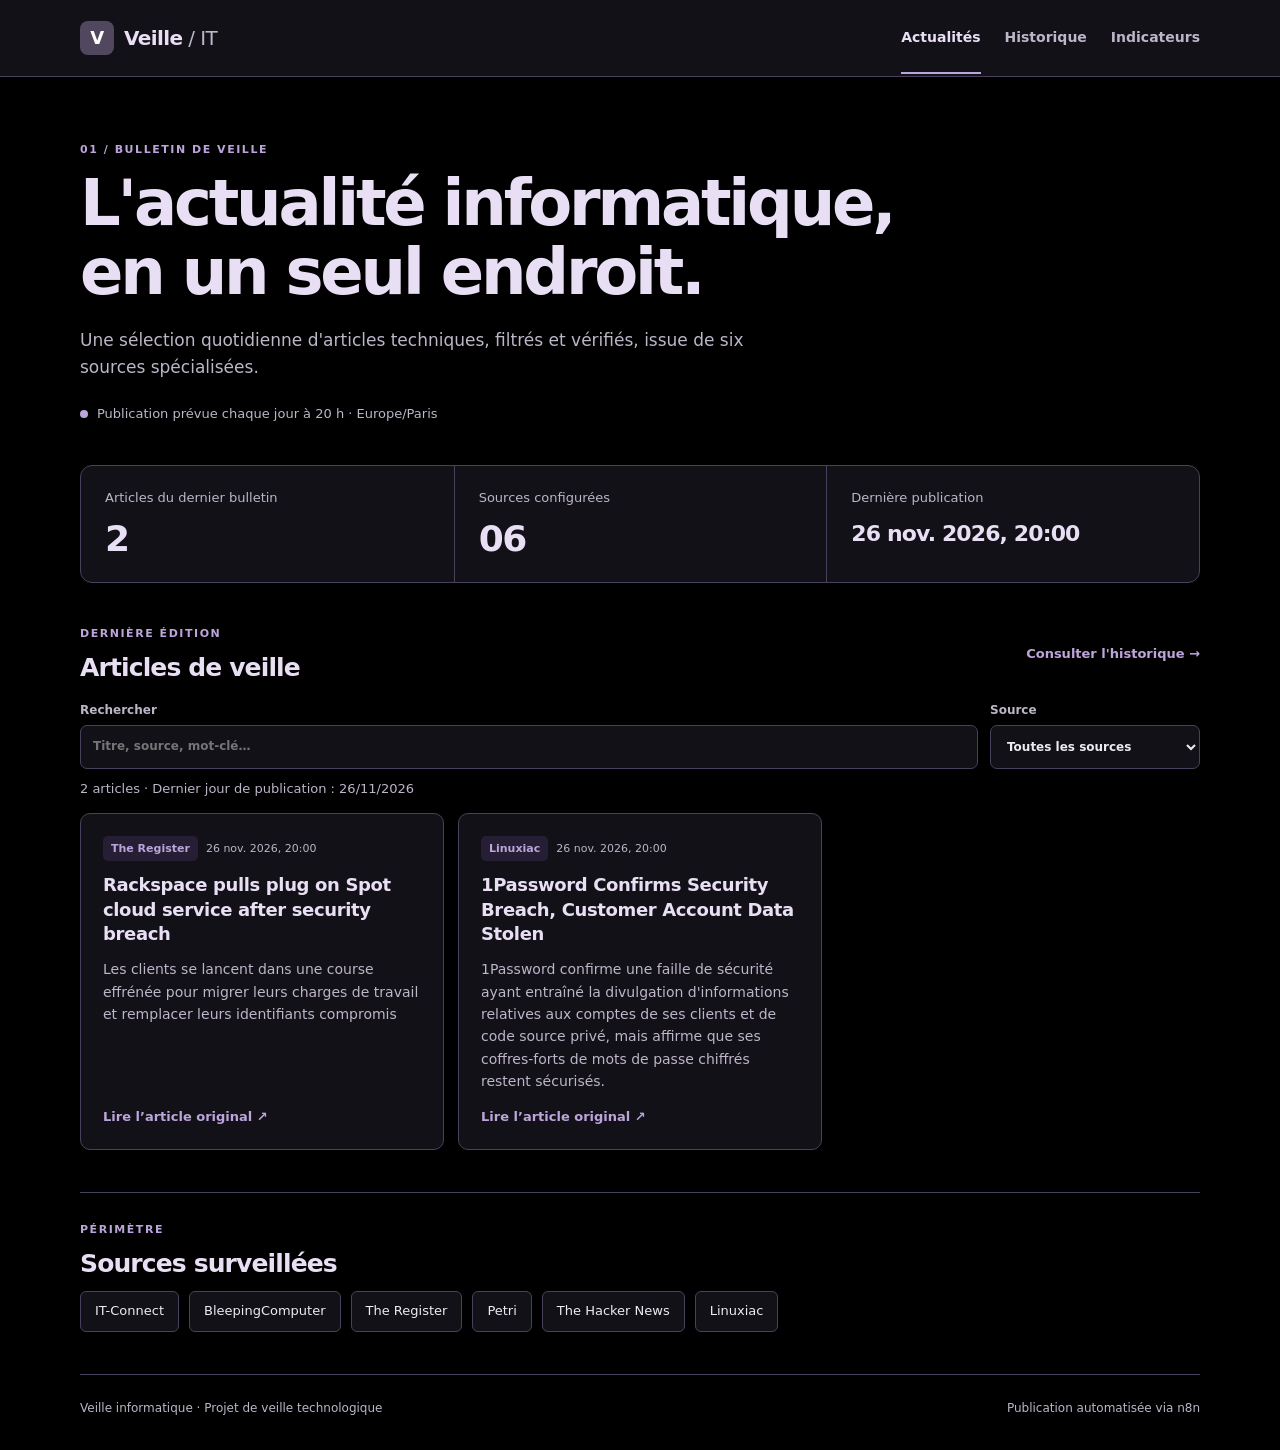
<file: index.html>
<!doctype html>
<html lang="fr"><head><meta charset="utf-8"><meta name="viewport" content="width=device-width, initial-scale=1"><meta name="description" content="Veille technologique et informatique automatisée"><title>Veille informatique — Actualités</title><link rel="stylesheet" href="style.css"><script src="script.js" defer></script></head>
<body data-page="news"><a class="skip" href="#main">Aller au contenu</a><header class="top"><div class="wrap nav"><a class="brand" href="index.html"><span class="brand-mark" aria-hidden="true">V</span><span>Veille<span class="muted"> / IT</span></span></a><nav aria-label="Navigation principale"><a href="index.html" aria-current="page">Actualités</a><a href="historique.html">Historique</a><a href="kpi.html">Indicateurs</a></nav></div></header>
<main id="main" class="wrap"><section class="hero"><p class="eyebrow">01 / Bulletin de veille</p><h1>L'actualité informatique,<br>en un seul endroit.</h1><p class="intro">Une sélection quotidienne d'articles techniques, filtrés et vérifiés, issue de six sources spécialisées.</p><div class="status"><span class="dot"></span><span>Publication prévue chaque jour à 20 h · Europe/Paris</span></div></section>
<section class="stats" aria-label="Résumé"><div class="stat"><span>Articles du dernier bulletin</span><strong id="stat-count">—</strong></div><div class="stat"><span>Sources configurées</span><strong>06</strong></div><div class="stat"><span>Dernière publication</span><strong class="small-value" id="stat-date">—</strong></div></section>
<section class="section"><div class="section-head"><div><p class="eyebrow">Dernière édition</p><h2>Articles de veille</h2></div><a class="text-link" href="historique.html">Consulter l'historique →</a></div><div id="filters" class="filters"><label class="search-label">Rechercher<input id="search" type="search" placeholder="Titre, source, mot-clé…"></label><label>Source<select id="source"><option value="">Toutes les sources</option></select></label></div><p id="feedback" class="feedback" role="status" aria-live="polite">Chargement des articles…</p><div id="articles" class="article-grid"></div></section>
<section class="section sources"><p class="eyebrow">Périmètre</p><h2>Sources surveillées</h2><div class="source-list"><span>IT-Connect</span><span>BleepingComputer</span><span>The Register</span><span>Petri</span><span>The Hacker News</span><span>Linuxiac</span></div></section></main><footer class="wrap footer"><span>Veille informatique · Projet de veille technologique</span><span>Publication automatisée via n8n</span></footer></body></html>
</file>
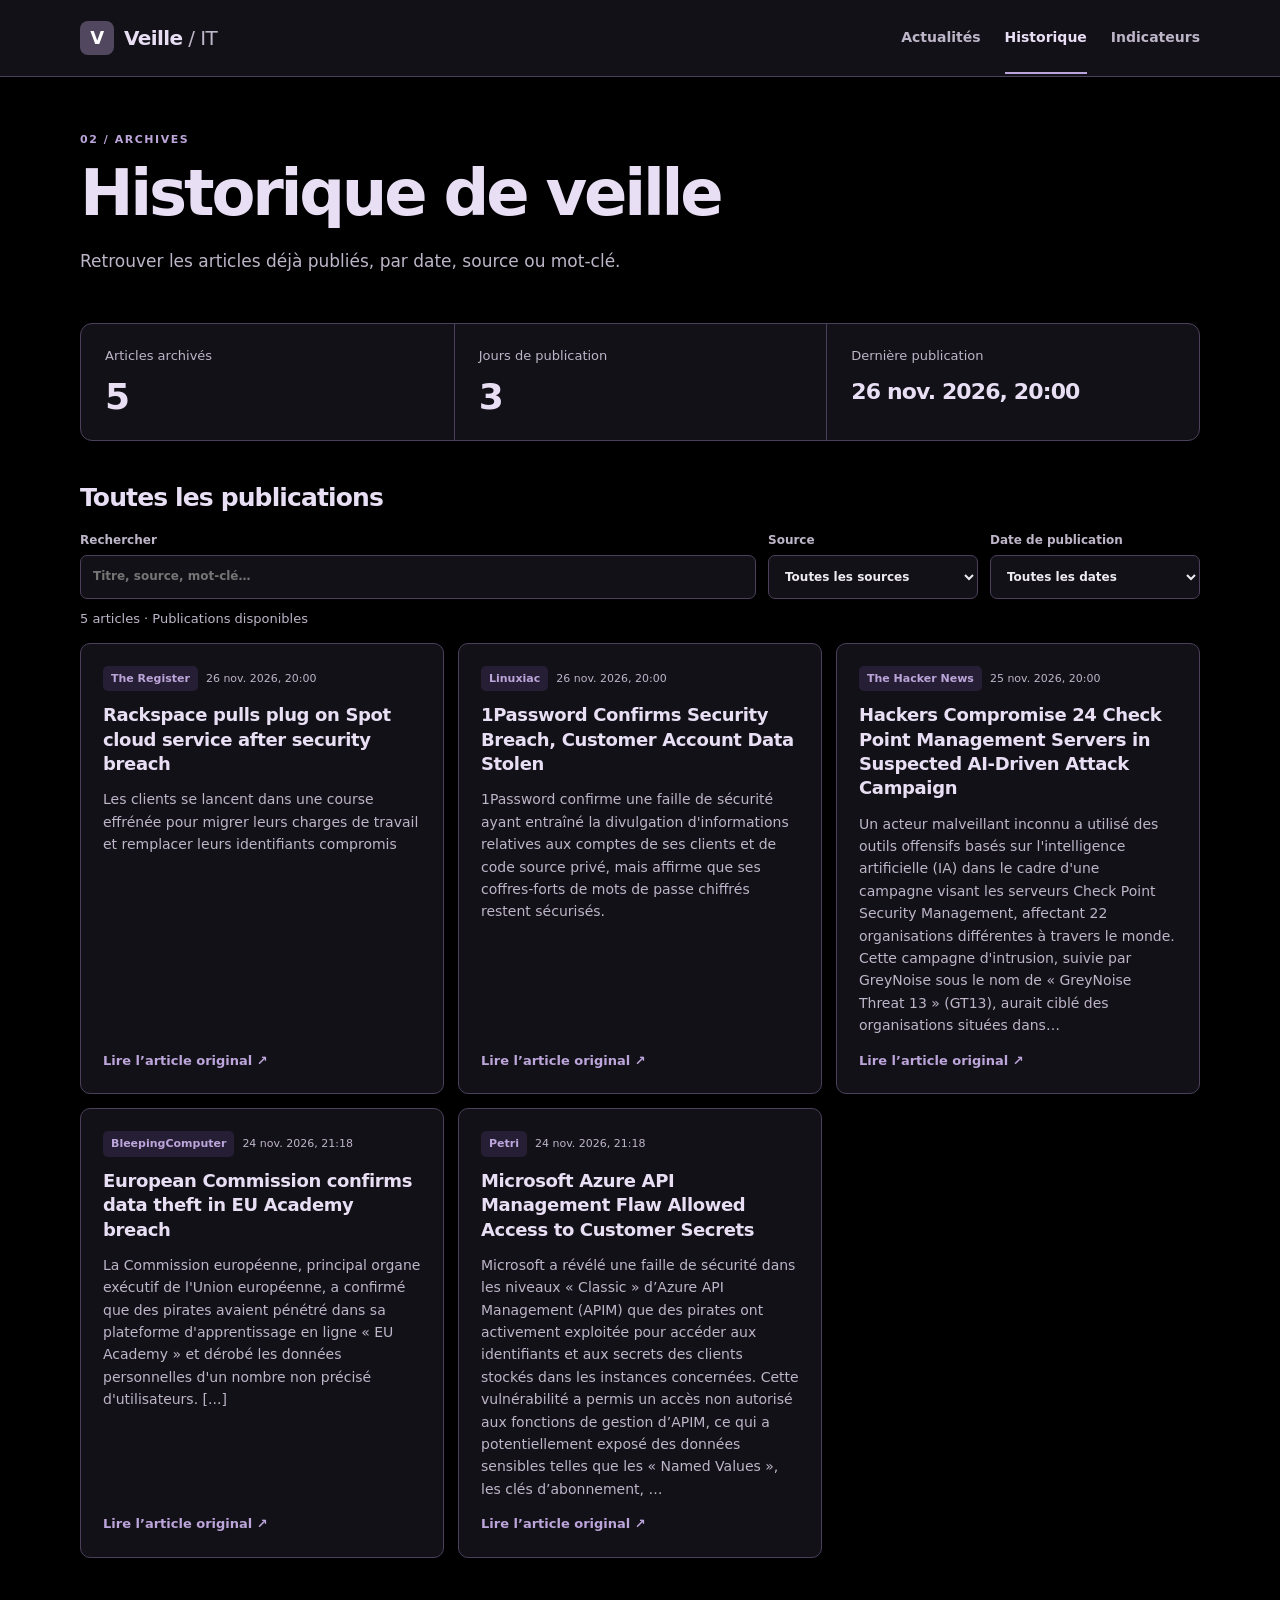
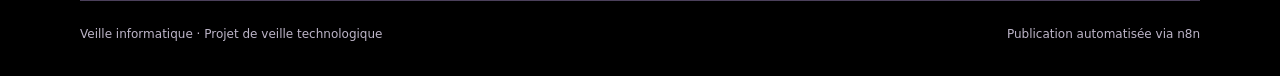
<file: historique.html>
<!doctype html><html lang="fr"><head><meta charset="utf-8"><meta name="viewport" content="width=device-width, initial-scale=1"><title>Veille informatique — Historique</title><link rel="stylesheet" href="style.css"><script src="script.js" defer></script></head><body data-page="history"><a class="skip" href="#main">Aller au contenu</a><header class="top"><div class="wrap nav"><a class="brand" href="index.html"><span class="brand-mark" aria-hidden="true">V</span><span>Veille<span class="muted"> / IT</span></span></a><nav aria-label="Navigation principale"><a href="index.html">Actualités</a><a href="historique.html" aria-current="page">Historique</a><a href="kpi.html">Indicateurs</a></nav></div></header><main id="main" class="wrap"><section class="hero compact"><p class="eyebrow">02 / Archives</p><h1>Historique de veille</h1><p class="intro">Retrouver les articles déjà publiés, par date, source ou mot-clé.</p></section><section class="stats"><div class="stat"><span>Articles archivés</span><strong id="stat-count">—</strong></div><div class="stat"><span>Jours de publication</span><strong id="stat-days">—</strong></div><div class="stat"><span>Dernière publication</span><strong class="small-value" id="stat-date">—</strong></div></section><section class="section"><div class="section-head"><h2>Toutes les publications</h2></div><div class="filters"><label class="search-label">Rechercher<input id="search" type="search" placeholder="Titre, source, mot-clé…"></label><label>Source<select id="source"><option value="">Toutes les sources</option></select></label><label>Date de publication<select id="day"><option value="">Toutes les dates</option></select></label></div><p id="feedback" class="feedback" role="status" aria-live="polite">Chargement des archives…</p><div id="articles" class="article-grid"></div></section></main><footer class="wrap footer"><span>Veille informatique · Projet de veille technologique</span><span>Publication automatisée via n8n</span></footer></body></html>
</file>
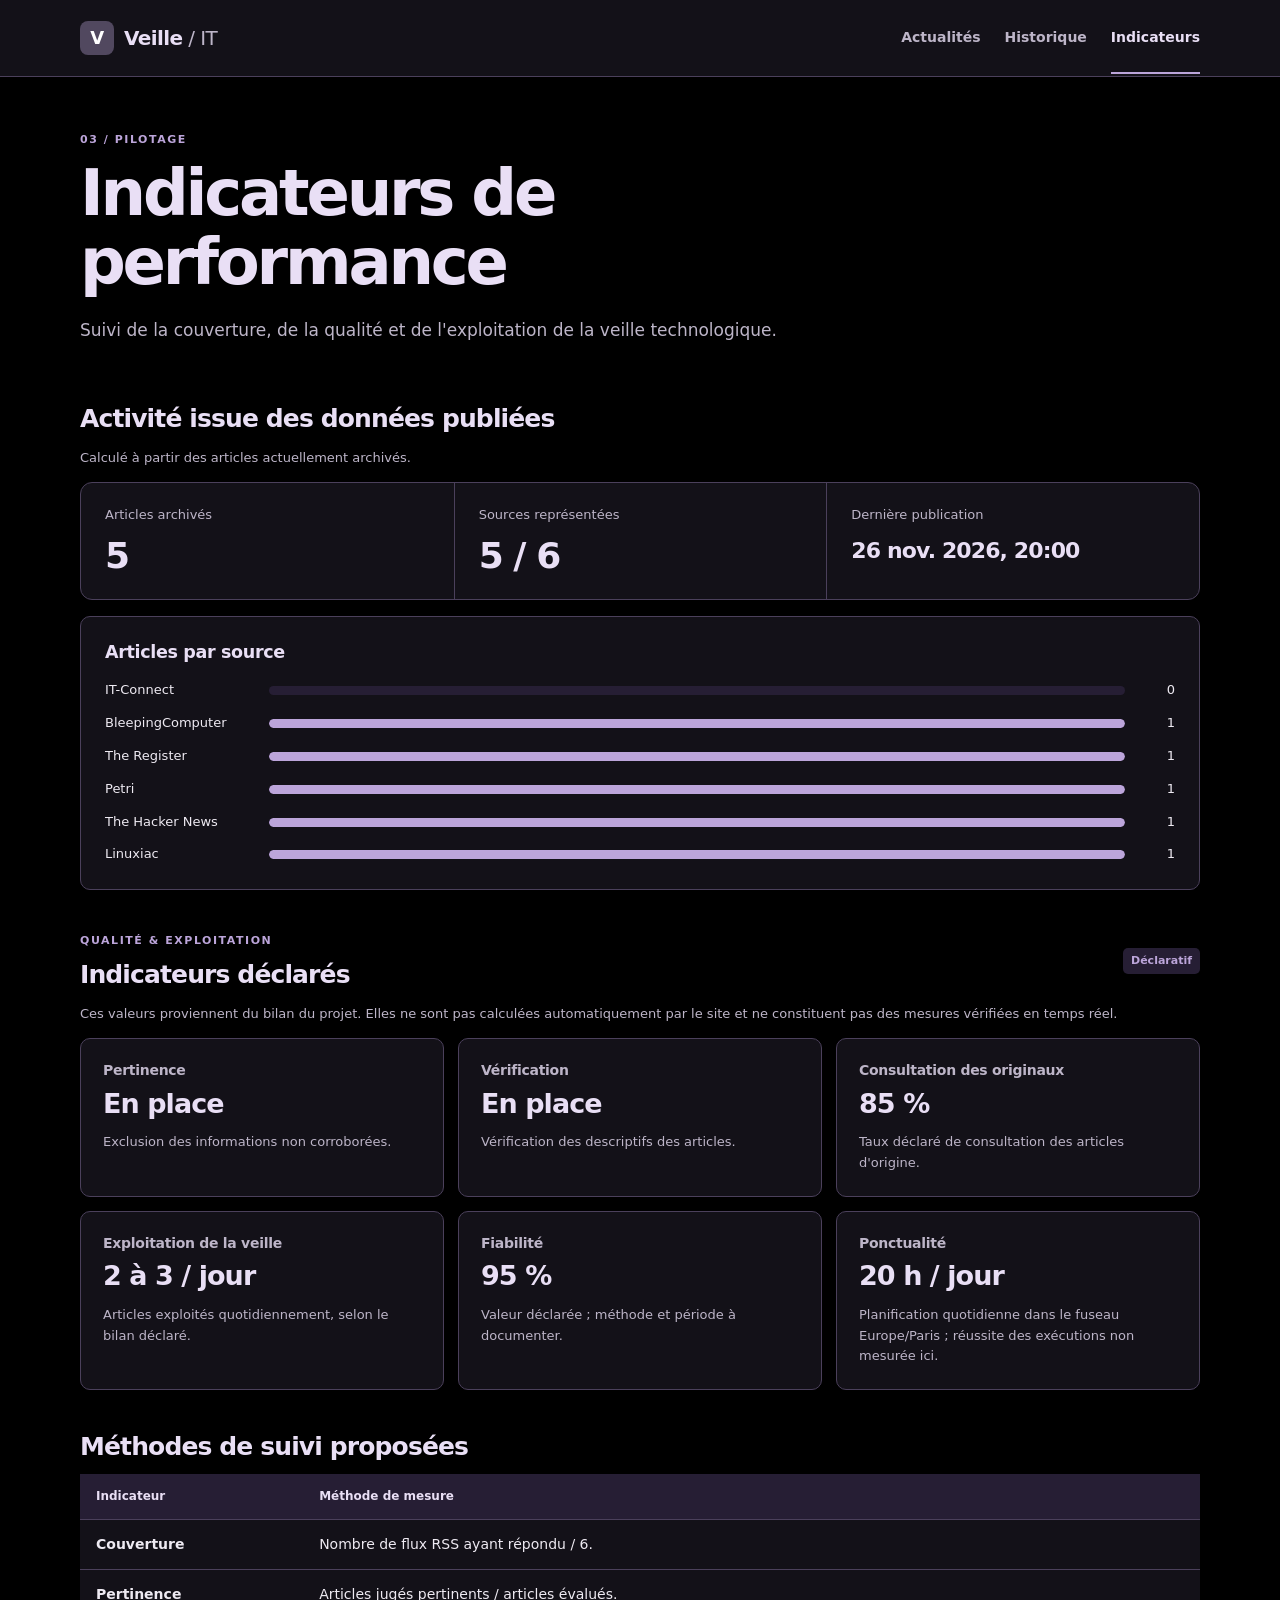
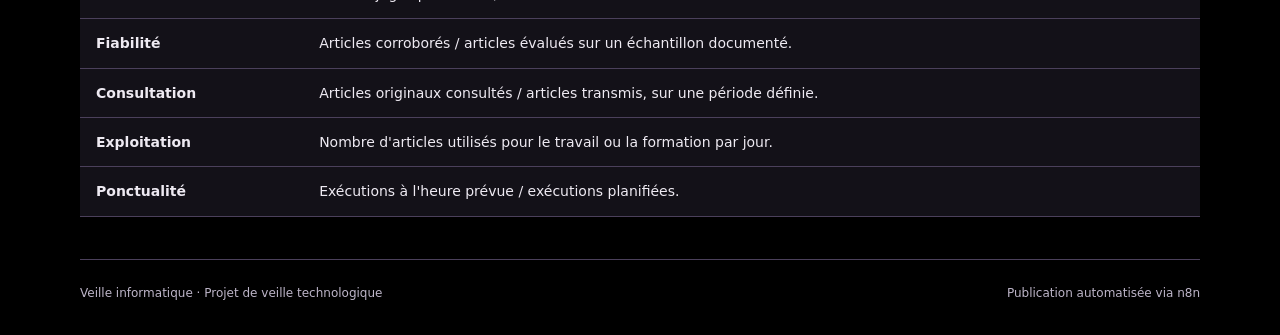
<file: kpi.html>
<!doctype html><html lang="fr"><head><meta charset="utf-8"><meta name="viewport" content="width=device-width, initial-scale=1"><title>Veille informatique — Indicateurs</title><link rel="stylesheet" href="style.css"><script src="script.js" defer></script></head><body data-page="kpi"><a class="skip" href="#main">Aller au contenu</a><header class="top"><div class="wrap nav"><a class="brand" href="index.html"><span class="brand-mark" aria-hidden="true">V</span><span>Veille<span class="muted"> / IT</span></span></a><nav aria-label="Navigation principale"><a href="index.html">Actualités</a><a href="historique.html">Historique</a><a href="kpi.html" aria-current="page">Indicateurs</a></nav></div></header><main id="main" class="wrap"><section class="hero compact"><p class="eyebrow">03 / Pilotage</p><h1>Indicateurs de performance</h1><p class="intro">Suivi de la couverture, de la qualité et de l'exploitation de la veille technologique.</p></section><section class="section first"><div class="section-head"><h2>Activité issue des données publiées</h2></div><p id="feedback" class="feedback" role="status">Chargement…</p><div class="stats"><div class="stat"><span>Articles archivés</span><strong id="stat-count">—</strong></div><div class="stat"><span>Sources représentées</span><strong id="stat-sources">—</strong></div><div class="stat"><span>Dernière publication</span><strong class="small-value" id="stat-date">—</strong></div></div><div class="panel"><h3>Articles par source</h3><div id="source-bars" class="bars"></div></div></section><section class="section"><div class="section-head"><div><p class="eyebrow">Qualité & exploitation</p><h2>Indicateurs déclarés</h2></div><span class="tag">Déclaratif</span></div><p class="note">Ces valeurs proviennent du bilan du projet. Elles ne sont pas calculées automatiquement par le site et ne constituent pas des mesures vérifiées en temps réel.</p><div id="kpi-grid" class="kpi-grid"></div><p id="kpi-feedback" class="feedback" role="status"></p></section><section class="section"><h2>Méthodes de suivi proposées</h2><div class="table-scroll"><table><thead><tr><th>Indicateur</th><th>Méthode de mesure</th></tr></thead><tbody><tr><td>Couverture</td><td>Nombre de flux RSS ayant répondu / 6.</td></tr><tr><td>Pertinence</td><td>Articles jugés pertinents / articles évalués.</td></tr><tr><td>Fiabilité</td><td>Articles corroborés / articles évalués sur un échantillon documenté.</td></tr><tr><td>Consultation</td><td>Articles originaux consultés / articles transmis, sur une période définie.</td></tr><tr><td>Exploitation</td><td>Nombre d'articles utilisés pour le travail ou la formation par jour.</td></tr><tr><td>Ponctualité</td><td>Exécutions à l'heure prévue / exécutions planifiées.</td></tr></tbody></table></div></section></main><footer class="wrap footer"><span>Veille informatique · Projet de veille technologique</span><span>Publication automatisée via n8n</span></footer></body></html>
</file>
<file: style.css>
:root{color-scheme:dark;--bg:#000000;--paper:#131118;--ink:#EEEAF2;--heading:#E9DFF5;--muted:#BDB5C8;--line:#4B405B;--accent:#BCA5DA;--soft:#261E34}*{box-sizing:border-box}body{margin:0;background:var(--bg);color:var(--ink);font:15px/1.6 system-ui,-apple-system,BlinkMacSystemFont,'Segoe UI',sans-serif}a{color:var(--accent);text-decoration:none}a:hover{text-decoration:underline}a:focus-visible,input:focus-visible,select:focus-visible{outline:3px solid #BCA5DA;outline-offset:3px}.wrap{width:min(1120px,calc(100% - 48px));margin-inline:auto}.top{background:var(--paper);border-bottom:1px solid var(--line)}.nav{display:flex;align-items:center;justify-content:space-between;gap:24px;min-height:76px}.brand{display:flex;gap:10px;align-items:center;color:var(--heading);font-weight:750;font-size:20px;letter-spacing:-.6px}.brand-mark{width:34px;height:34px;display:grid;place-items:center;background:#51485F;color:#FFFFFF;border-radius:8px;font-size:18px}.muted{color:var(--muted);font-weight:400}nav{display:flex;gap:24px;align-items:center}nav a{color:var(--muted);font-size:14px;font-weight:600;padding:24px 0;border-bottom:2px solid transparent}nav a[aria-current]{color:var(--heading);border-bottom-color:var(--accent)}.hero{padding:64px 0 40px}.hero.compact{padding:54px 0 28px}.eyebrow{font-size:11px;letter-spacing:.14em;text-transform:uppercase;color:var(--accent);font-weight:750;margin:0 0 10px}h1,h2,h3,p{margin-top:0}h1,h2,h3{color:var(--heading)}h1{font-size:clamp(35px,6vw,64px);line-height:1.08;letter-spacing:-.05em;margin-bottom:20px;max-width:900px}h2{font-size:25px;letter-spacing:-.035em;line-height:1.2;margin-bottom:12px}h3{line-height:1.35;letter-spacing:-.02em}.intro{font-size:17px;color:var(--muted);max-width:720px;margin-bottom:20px}.status{display:inline-flex;align-items:center;gap:9px;font-size:13px;color:var(--muted)}.dot{height:8px;width:8px;background:#BCA5DA;border-radius:50%}.stats{display:grid;grid-template-columns:repeat(3,1fr);border:1px solid var(--line);border-radius:12px;background:var(--paper);overflow:hidden}.stat{padding:22px 24px;display:flex;flex-direction:column;gap:8px}.stat+.stat{border-left:1px solid var(--line)}.stat span{color:var(--muted);font-size:13px}.stat strong{color:var(--heading);font-size:36px;line-height:1.2;letter-spacing:-.04em;font-variant-numeric:tabular-nums}.stat strong.small-value{font-size:22px;line-height:1.5}.section{margin:42px 0}.section.first{margin-top:12px}.section-head{display:flex;justify-content:space-between;align-items:center;gap:16px;margin-bottom:14px}.section-head h2{margin:0}.text-link{font-weight:600;font-size:13px}.filters{display:flex;gap:12px;flex-wrap:wrap;margin:18px 0 10px}.filters label{display:flex;flex-direction:column;gap:5px;font-size:12px;font-weight:600;color:var(--muted);flex:0 1 210px}.filters label.search-label{flex:1 1 260px}input,select{font:inherit;color:var(--ink);background:var(--paper);border:1px solid var(--line);border-radius:7px;padding:10px 12px;min-height:44px;width:100%}.feedback,.note{color:var(--muted);font-size:13px}.article-grid{display:grid;grid-template-columns:repeat(3,minmax(0,1fr));gap:14px}.article{display:flex;flex-direction:column;background:var(--paper);border:1px solid var(--line);border-radius:10px;padding:22px;min-height:230px;overflow-wrap:anywhere}.article h3{font-size:18px;margin:12px 0}.article p{color:var(--muted);font-size:14px;white-space:pre-line}.article .meta{display:flex;flex-wrap:wrap;align-items:center;gap:8px;font-size:11px;color:var(--muted)}.article .text-link{margin-top:auto;align-self:flex-start}.tag{display:inline-block;border-radius:5px;padding:4px 8px;background:var(--soft);color:var(--accent);font-size:11px;font-weight:700}.empty{grid-column:1/-1;background:var(--paper);border:1px dashed #4B405B;border-radius:10px;padding:35px;text-align:center;color:var(--muted)}.empty strong{display:block;color:var(--ink);font-size:17px;margin-bottom:6px}.sources{border-top:1px solid var(--line);padding-top:28px}.source-list{display:flex;flex-wrap:wrap;gap:10px}.source-list span{padding:9px 14px;background:var(--paper);border:1px solid var(--line);border-radius:6px;font-size:13px}.footer{border-top:1px solid var(--line);padding:24px 0 32px;display:flex;justify-content:space-between;gap:12px;font-size:12px;color:var(--muted)}.panel{margin-top:16px;padding:24px;background:var(--paper);border:1px solid var(--line);border-radius:10px}.panel h3{margin-bottom:16px}.bars{display:grid;gap:12px}.bar-row{display:grid;grid-template-columns:150px 1fr 36px;align-items:center;gap:14px;font-size:13px}.bar-track{height:9px;border-radius:10px;background:#261E34;overflow:hidden}.bar-fill{height:100%;background:#BCA5DA;border-radius:10px}.bar-number{text-align:right;font-variant-numeric:tabular-nums}.kpi-grid{display:grid;grid-template-columns:repeat(3,minmax(0,1fr));gap:14px}.kpi{background:var(--paper);border:1px solid var(--line);border-radius:10px;padding:22px}.kpi h3{font-size:14px;color:var(--muted);margin-bottom:8px}.kpi strong{color:var(--heading);display:block;font-size:27px;line-height:1.2;letter-spacing:-.035em;margin-bottom:12px;overflow-wrap:anywhere}.kpi p{font-size:13px;color:var(--muted);margin-bottom:0}.table-scroll{overflow-x:auto}table{width:100%;border-collapse:collapse;background:var(--paper);font-size:14px}th,td{text-align:left;padding:13px 16px;border-bottom:1px solid var(--line);vertical-align:top}th{background:#261E34;color:var(--heading);font-size:12px}td:first-child{font-weight:600;min-width:130px}.skip{position:absolute;left:-9999px}.skip:focus{left:12px;top:12px;background:var(--paper);padding:12px;z-index:10}@media(max-width:800px){.article-grid,.kpi-grid{grid-template-columns:repeat(2,minmax(0,1fr))}.stat{padding:18px}.stat strong{font-size:30px}}@media(max-width:560px){.wrap{width:calc(100% - 28px)}.nav{flex-direction:column;align-items:flex-start;gap:0;padding-top:15px}nav{gap:19px;width:100%}nav a{padding:12px 0}.hero,.hero.compact{padding:38px 0 24px}.stats{grid-template-columns:1fr}.stat+.stat{border-left:0;border-top:1px solid var(--line)}.article-grid,.kpi-grid{grid-template-columns:1fr}.section-head{align-items:flex-start;flex-direction:column}.filters label{flex:1 1 140px}.footer{flex-direction:column}.bar-row{grid-template-columns:108px 1fr 25px;gap:9px}.section{margin:30px 0}}
</file>
